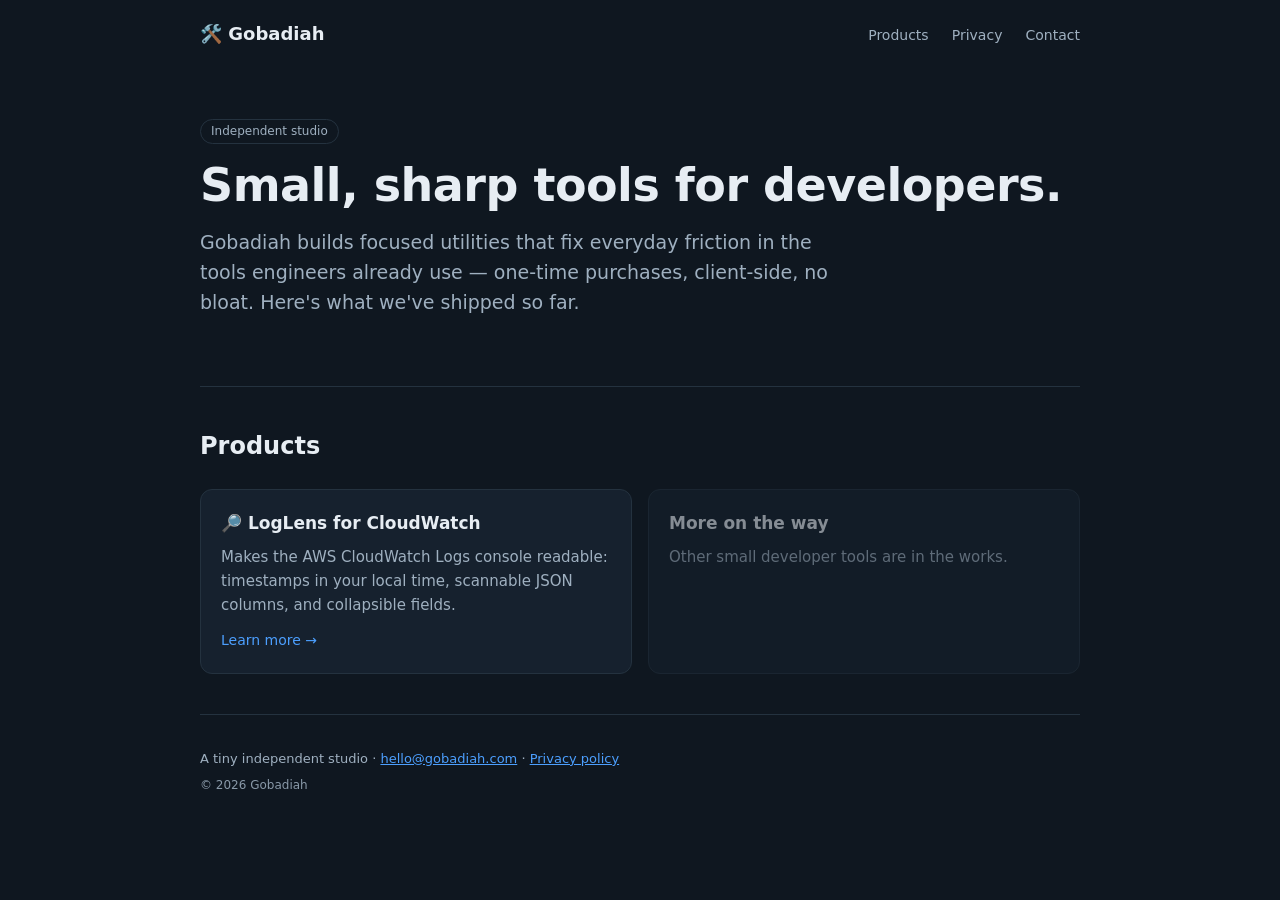
<file: index.html>
<!doctype html>
<html lang="en">
  <head>
    <meta charset="UTF-8" />
    <meta name="viewport" content="width=device-width, initial-scale=1.0" />
    <title>Gobadiah — small, sharp developer tools</title>
    <meta
      name="description"
      content="Gobadiah builds small, focused utilities for developers. Maker of LogLens for CloudWatch."
    />
    <link rel="icon" href="data:image/svg+xml,<svg xmlns='http://www.w3.org/2000/svg' viewBox='0 0 100 100'><text y='.9em' font-size='90'>🛠️</text></svg>" />
    <link rel="stylesheet" href="style.css" />
  </head>
  <body>
    <div class="wrap">
      <header>
        <div class="brand">🛠️ Gobadiah</div>
        <nav>
          <a href="#products">Products</a>
          <a href="privacy.html">Privacy</a>
          <a href="mailto:hello@gobadiah.com">Contact</a>
        </nav>
      </header>

      <div class="hero">
        <span class="badge">Independent studio</span>
        <h1>Small, sharp tools for developers.</h1>
        <p class="lead">
          Gobadiah builds focused utilities that fix everyday friction in the
          tools engineers already use — one-time purchases, client-side, no
          bloat. Here's what we've shipped so far.
        </p>
      </div>

      <section id="products">
        <h2>Products</h2>
        <div class="grid">
          <a class="card" href="loglens/">
            <h3>🔎 LogLens for CloudWatch</h3>
            <p>
              Makes the AWS CloudWatch Logs console readable: timestamps in your
              local time, scannable JSON columns, and collapsible fields.
            </p>
            <span class="go">Learn more →</span>
          </a>
          <div class="card soon">
            <h3>More on the way</h3>
            <p>Other small developer tools are in the works.</p>
          </div>
        </div>
      </section>

      <footer>
        <p>A tiny independent studio · <a href="mailto:hello@gobadiah.com">hello@gobadiah.com</a> · <a href="privacy.html">Privacy policy</a></p>
        <p class="disclaimer">© 2026 Gobadiah</p>
      </footer>
    </div>
  </body>
</html>
</file>
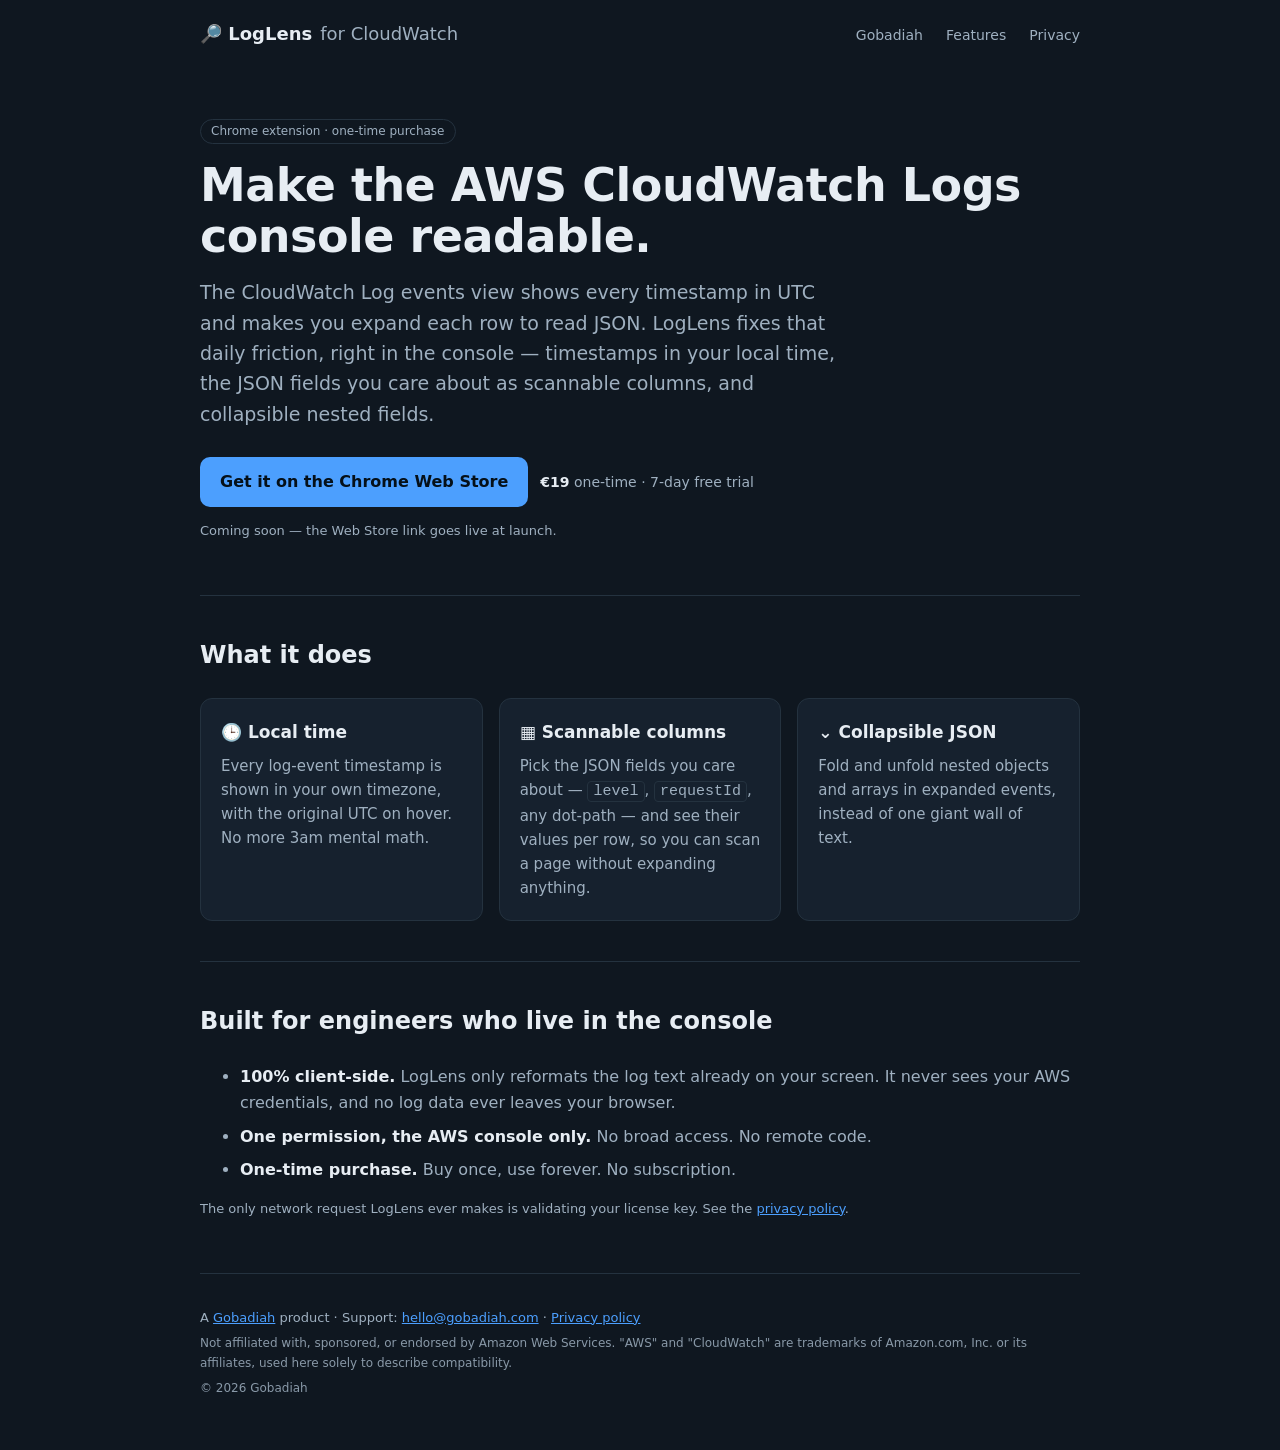
<file: loglens/index.html>
<!doctype html>
<html lang="en">
  <head>
    <meta charset="UTF-8" />
    <meta name="viewport" content="width=device-width, initial-scale=1.0" />
    <title>LogLens for CloudWatch — readable AWS CloudWatch logs</title>
    <meta
      name="description"
      content="A Chrome extension that makes the AWS CloudWatch Logs console readable: timestamps in your local time, scannable JSON columns, and collapsible fields. 100% client-side, one-time purchase."
    />
    <link rel="icon" href="data:image/svg+xml,<svg xmlns='http://www.w3.org/2000/svg' viewBox='0 0 100 100'><text y='.9em' font-size='90'>🔎</text></svg>" />
    <link rel="stylesheet" href="../style.css" />
  </head>
  <body>
    <div class="wrap">
      <header>
        <div class="brand">🔎 LogLens <span>for CloudWatch</span></div>
        <nav>
          <a href="../">Gobadiah</a>
          <a href="#features">Features</a>
          <a href="../privacy.html">Privacy</a>
        </nav>
      </header>

      <div class="hero">
        <span class="badge">Chrome extension · one-time purchase</span>
        <h1>Make the AWS CloudWatch Logs console readable.</h1>
        <p class="lead">
          The CloudWatch Log events view shows every timestamp in UTC and makes
          you expand each row to read JSON. LogLens fixes that daily friction,
          right in the console — timestamps in your local time, the JSON fields
          you care about as scannable columns, and collapsible nested fields.
        </p>
        <div class="cta-row">
          <a class="cta" href="#" aria-disabled="true">Get it on the Chrome Web Store</a>
          <span class="price"><b>€19</b> one-time · 7-day free trial</span>
        </div>
        <p class="note" style="margin-top: 14px">Coming soon — the Web Store link goes live at launch.</p>
      </div>

      <section id="features">
        <h2>What it does</h2>
        <div class="grid">
          <div class="card">
            <h3>🕒 Local time</h3>
            <p>Every log-event timestamp is shown in your own timezone, with the original UTC on hover. No more 3am mental math.</p>
          </div>
          <div class="card">
            <h3>▦ Scannable columns</h3>
            <p>Pick the JSON fields you care about — <code>level</code>, <code>requestId</code>, any dot-path — and see their values per row, so you can scan a page without expanding anything.</p>
          </div>
          <div class="card">
            <h3>⌄ Collapsible JSON</h3>
            <p>Fold and unfold nested objects and arrays in expanded events, instead of one giant wall of text.</p>
          </div>
        </div>
      </section>

      <section id="trust">
        <h2>Built for engineers who live in the console</h2>
        <ul class="trust">
          <li><b>100% client-side.</b> LogLens only reformats the log text already on your screen. It never sees your AWS credentials, and no log data ever leaves your browser.</li>
          <li><b>One permission, the AWS console only.</b> No broad access. No remote code.</li>
          <li><b>One-time purchase.</b> Buy once, use forever. No subscription.</li>
        </ul>
        <p class="note">The only network request LogLens ever makes is validating your license key. See the <a href="../privacy.html">privacy policy</a>.</p>
      </section>

      <footer>
        <p>A <a href="../">Gobadiah</a> product · Support: <a href="mailto:hello@gobadiah.com">hello@gobadiah.com</a> · <a href="../privacy.html">Privacy policy</a></p>
        <p class="disclaimer">
          Not affiliated with, sponsored, or endorsed by Amazon Web Services.
          "AWS" and "CloudWatch" are trademarks of Amazon.com, Inc. or its
          affiliates, used here solely to describe compatibility.
        </p>
        <p class="disclaimer">© 2026 Gobadiah</p>
      </footer>
    </div>
  </body>
</html>
</file>
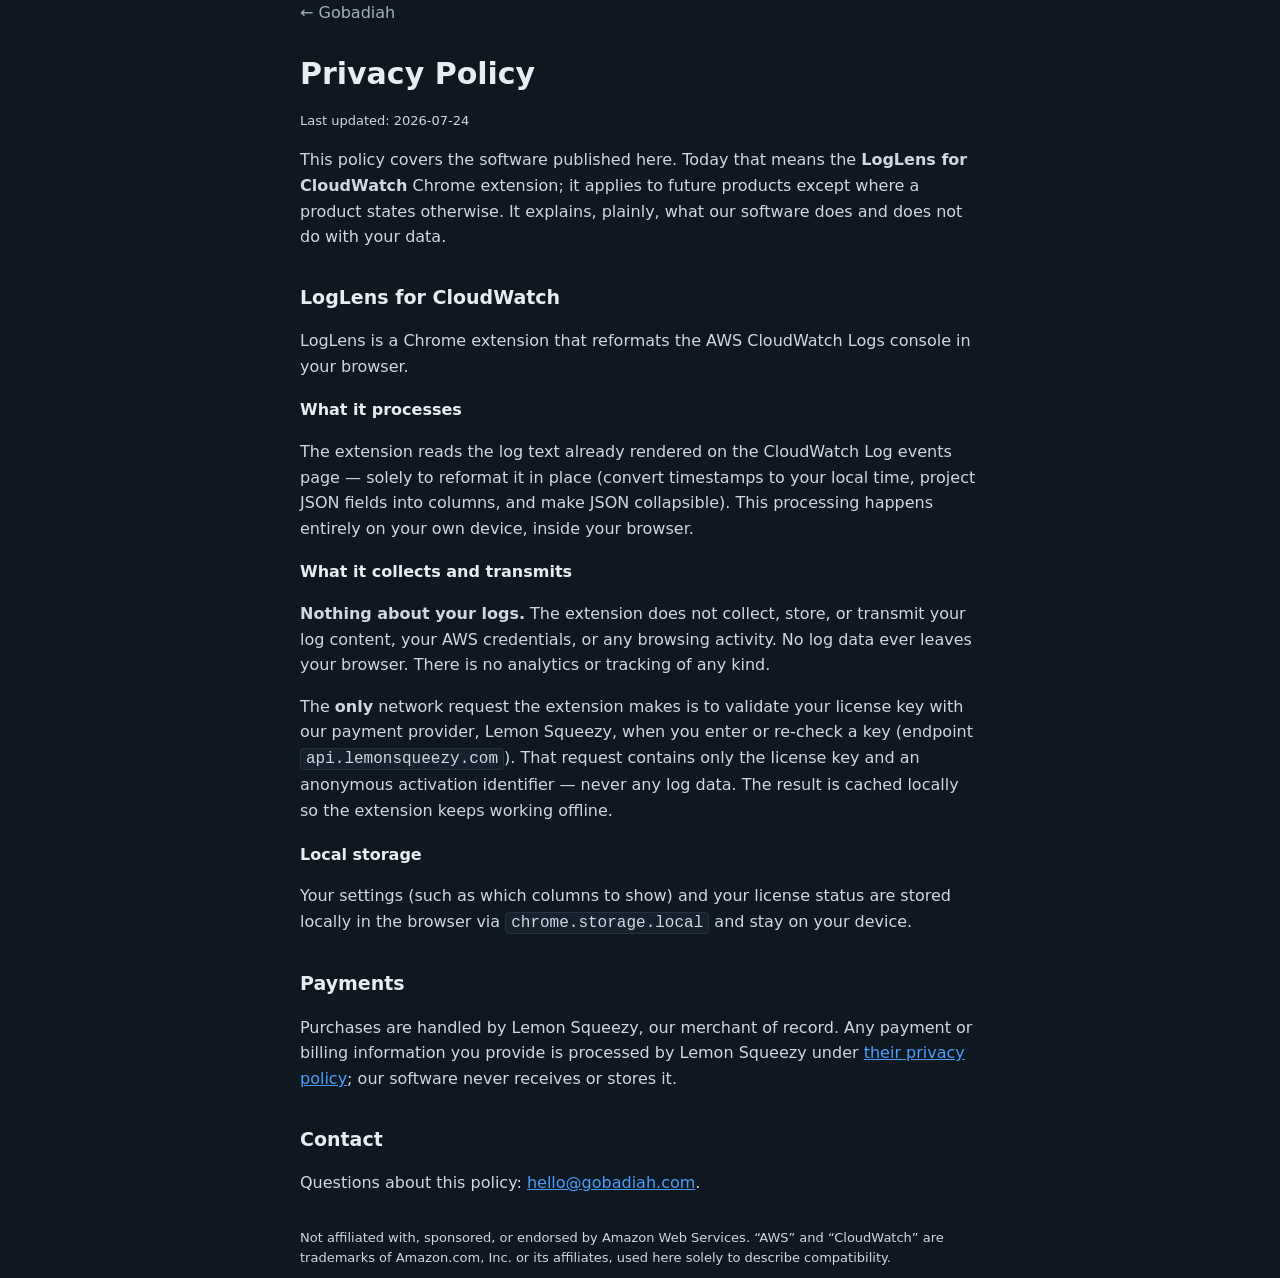
<file: privacy.html>
<!doctype html>
<html lang="en">
  <head>
    <meta charset="UTF-8" />
    <meta name="viewport" content="width=device-width, initial-scale=1.0" />
    <title>Privacy Policy — Gobadiah</title>
    <meta name="description" content="Privacy policy for Gobadiah products, including the LogLens for CloudWatch Chrome extension." />
    <link rel="icon" href="data:image/svg+xml,<svg xmlns='http://www.w3.org/2000/svg' viewBox='0 0 100 100'><text y='.9em' font-size='90'>🛠️</text></svg>" />
    <link rel="stylesheet" href="style.css" />
  </head>
  <body>
    <div class="wrap prose">
      <a class="back" href="index.html">← Gobadiah</a>
      <h1>Privacy Policy</h1>
      <p class="note">Last updated: 2026-07-24</p>

      <p>
        This policy covers the software published here. Today that means the
        <strong>LogLens for CloudWatch</strong> Chrome extension; it applies to
        future products except where a product states otherwise. It explains,
        plainly, what our software does and does not do with your data.
      </p>

      <h2>LogLens for CloudWatch</h2>
      <p>
        LogLens is a Chrome extension that reformats the AWS CloudWatch Logs
        console in your browser.
      </p>

      <h3 style="font-size:16px;margin:18px 0 6px">What it processes</h3>
      <p>
        The extension reads the log text already rendered on the CloudWatch Log
        events page — solely to reformat it in place (convert timestamps to your
        local time, project JSON fields into columns, and make JSON collapsible).
        This processing happens entirely on your own device, inside your browser.
      </p>

      <h3 style="font-size:16px;margin:18px 0 6px">What it collects and transmits</h3>
      <p>
        <strong>Nothing about your logs.</strong> The extension does not collect,
        store, or transmit your log content, your AWS credentials, or any browsing
        activity. No log data ever leaves your browser. There is no analytics or
        tracking of any kind.
      </p>
      <p>
        The <strong>only</strong> network request the extension makes is to
        validate your license key with our payment provider, Lemon Squeezy, when
        you enter or re-check a key (endpoint <code>api.lemonsqueezy.com</code>).
        That request contains only the license key and an anonymous activation
        identifier — never any log data. The result is cached locally so the
        extension keeps working offline.
      </p>

      <h3 style="font-size:16px;margin:18px 0 6px">Local storage</h3>
      <p>
        Your settings (such as which columns to show) and your license status are
        stored locally in the browser via <code>chrome.storage.local</code> and
        stay on your device.
      </p>

      <h2>Payments</h2>
      <p>
        Purchases are handled by Lemon Squeezy, our merchant of record. Any
        payment or billing information you provide is processed by Lemon Squeezy
        under
        <a href="https://www.lemonsqueezy.com/privacy" target="_blank" rel="noopener noreferrer">their privacy policy</a>;
        our software never receives or stores it.
      </p>

      <h2>Contact</h2>
      <p>
        Questions about this policy:
        <a href="mailto:hello@gobadiah.com">hello@gobadiah.com</a>.
      </p>

      <p class="note" style="margin-top: 32px">
        Not affiliated with, sponsored, or endorsed by Amazon Web Services.
        “AWS” and “CloudWatch” are trademarks of Amazon.com, Inc. or its
        affiliates, used here solely to describe compatibility.
      </p>
    </div>
  </body>
</html>
</file>
<file: style.css>
:root {
  --bg: #0f1720;
  --panel: #16212e;
  --ink: #e7edf3;
  --muted: #9fb0c0;
  --line: #24323f;
  --brand: #4c9ffe;
  --radius: 12px;
  --wrap: 920px;
}
* { box-sizing: border-box; }
html { scroll-behavior: smooth; }
body {
  margin: 0;
  font: 16px/1.6 system-ui, -apple-system, Segoe UI, Roboto, sans-serif;
  background: var(--bg);
  color: var(--ink);
}
a { color: var(--brand); }
code {
  background: var(--panel);
  border: 1px solid var(--line);
  border-radius: 4px;
  padding: 1px 5px;
}
.wrap { max-width: var(--wrap); margin: 0 auto; padding: 0 20px; }
header {
  display: flex; align-items: center; justify-content: space-between;
  padding: 20px 0; gap: 16px; flex-wrap: wrap;
}
.brand { font-weight: 700; font-size: 18px; display: flex; gap: 8px; align-items: center; }
.brand span { color: var(--muted); font-weight: 500; }
nav a { color: var(--muted); text-decoration: none; margin-left: 18px; font-size: 14px; }
nav a:hover { color: var(--ink); }

.hero { padding: 48px 0 40px; }
.hero h1 { font-size: clamp(30px, 5vw, 46px); line-height: 1.1; margin: 0 0 16px; letter-spacing: -0.5px; }
.hero p.lead { font-size: 19px; color: var(--muted); max-width: 640px; margin: 0 0 28px; }
.badge { display:inline-block; font-size:12px; color:var(--muted); border:1px solid var(--line); border-radius:999px; padding:2px 10px; margin-bottom: 16px; }

.cta { display: inline-flex; align-items: center; gap: 8px; background: var(--brand); color: #051019; font-weight: 700; padding: 12px 20px; border-radius: 10px; text-decoration: none; }
.cta.secondary { background: transparent; color: var(--ink); border: 1px solid var(--line); }
.cta-row { display: flex; gap: 12px; flex-wrap: wrap; align-items: center; }
.price { color: var(--muted); font-size: 14px; }
.price b { color: var(--ink); }
.note { font-size: 13px; color: var(--muted); }

section { padding: 40px 0; border-top: 1px solid var(--line); }
h2 { font-size: 24px; margin: 0 0 24px; }
.grid { display: grid; grid-template-columns: repeat(auto-fit, minmax(240px, 1fr)); gap: 16px; }
.card { background: var(--panel); border: 1px solid var(--line); border-radius: var(--radius); padding: 20px; }
.card h3 { margin: 0 0 8px; font-size: 17px; }
.card p { margin: 0; color: var(--muted); font-size: 15px; }
a.card { text-decoration: none; color: inherit; display: block; transition: border-color .15s; }
a.card:hover { border-color: var(--brand); }
a.card .go { color: var(--brand); font-size: 14px; margin-top: 12px; display: inline-block; }
.card.soon { opacity: 0.55; }

.trust li { margin: 8px 0; color: var(--muted); }
.trust b { color: var(--ink); }

footer { border-top: 1px solid var(--line); padding: 28px 0 48px; color: var(--muted); font-size: 13px; }
footer p { margin: 6px 0; }
.disclaimer { font-size: 12px; opacity: 0.85; }

/* Privacy / prose pages */
.prose { max-width: 720px; }
.prose h1 { font-size: 30px; margin: 0 0 6px; }
.prose h2 { font-size: 19px; margin: 32px 0 8px; }
.prose p, .prose li { color: #cdd8e2; }
.back { display: inline-block; margin-bottom: 24px; color: var(--muted); text-decoration: none; }
</file>
